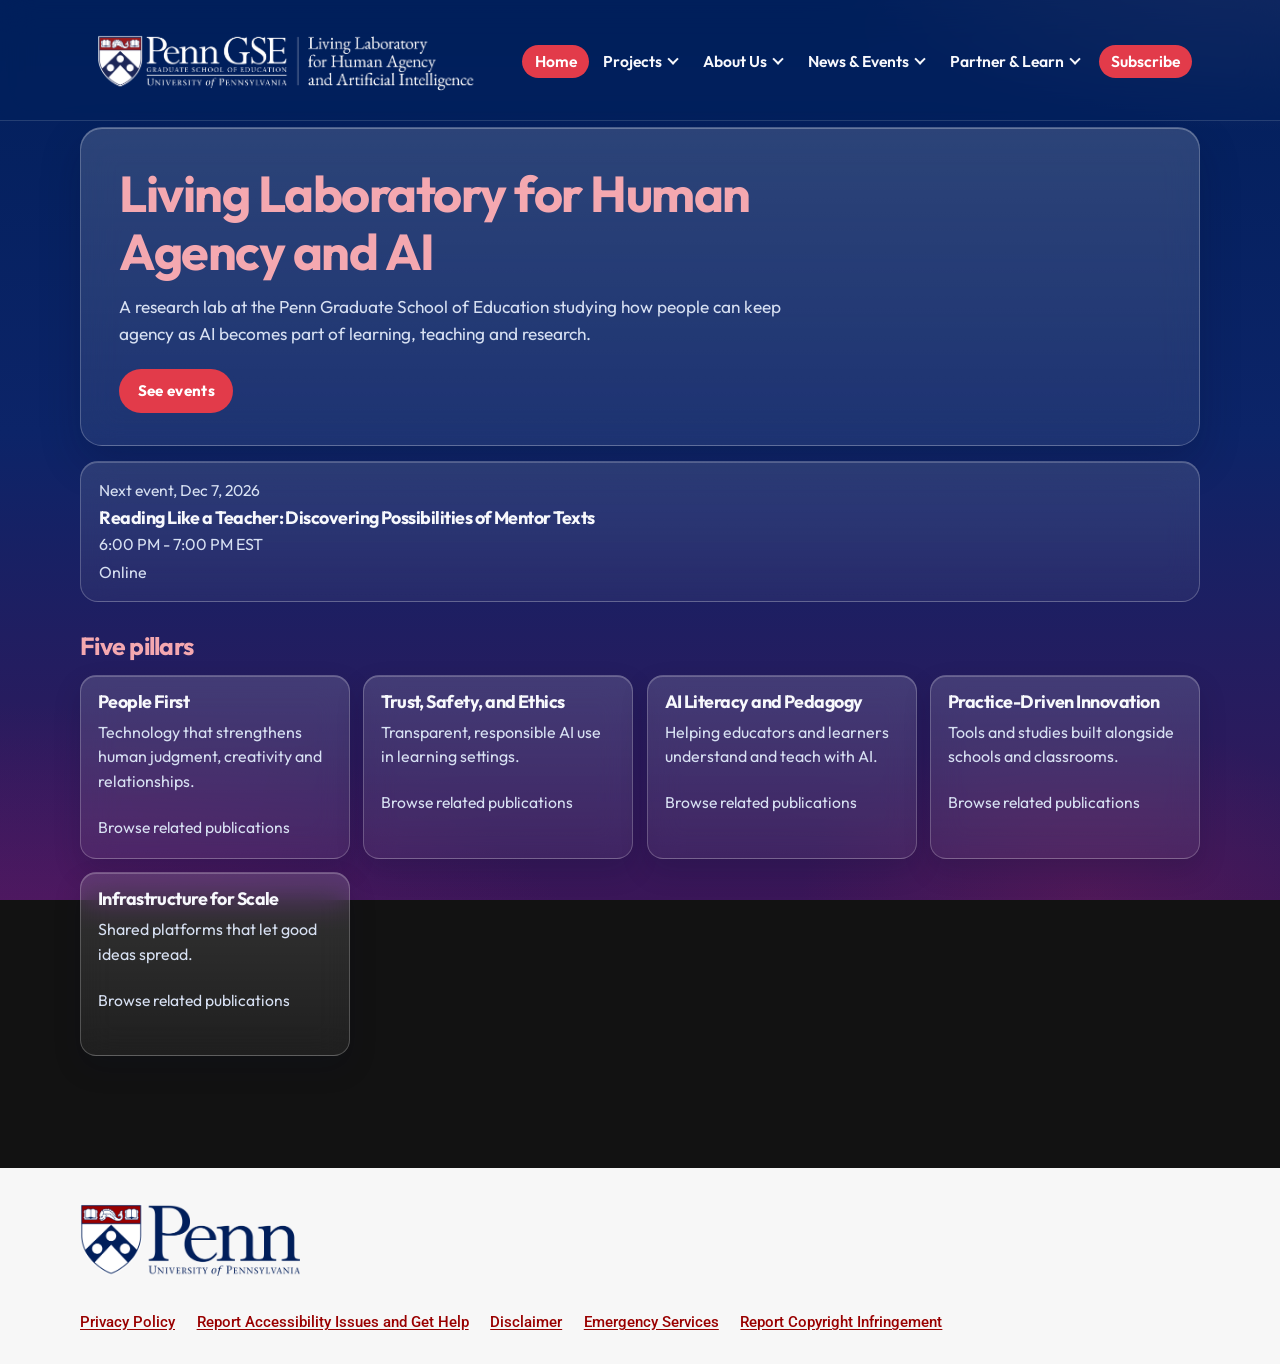
<file: index.html>
<!DOCTYPE html>
<html lang="en">
<head>
  <meta charset="UTF-8">
  <meta name="viewport" content="width=device-width, initial-scale=1.0">
  <title>Living Lab</title>
  <link rel="preconnect" href="https://fonts.googleapis.com">
  <link rel="preconnect" href="https://fonts.gstatic.com" crossorigin>
  <link href="https://fonts.googleapis.com/css2?family=Outfit:wght@400;500;600;700&display=swap" rel="stylesheet">
  <link href="https://fonts.googleapis.com/css?family=Roboto:400,500,700&display=swap" rel="stylesheet">
  <script src="/assets/theme.js"></script>
  <link rel="stylesheet" href="/assets/site.css">
</head>
<body>
  <header class="site-header">
    <div class="site-header-inner">
      <a class="brand" href="/">
        <img class="brand-logo" src="/media/general/Logo_GSE_LivingLab_White_RGB.png" alt="Penn GSE Living Laboratory for Human Agency and Artificial Intelligence">
      </a>
      <nav class="site-nav" aria-label="Site">
        <a href="/" aria-current="page">Home</a>
        <details class="nav-menu">
          <summary>Projects</summary>
          <div class="nav-menu-panel">
            <a href="/papi/">Penn AI Pedagogy Initiative (PAPI)</a>
            <a href="/other-projects/">Other Projects</a>
            <span class="nav-later">Academics<span class="visually-hidden">, coming later</span></span>
          </div>
        </details>
        <details class="nav-menu">
          <summary>About Us</summary>
          <div class="nav-menu-panel">
            <span class="nav-later">Our Mission<span class="visually-hidden">, coming later</span></span>
            <a href="/team/">People</a>
            <span class="nav-later">Work With Us<span class="visually-hidden">, coming later</span></span>
          </div>
        </details>
        <details class="nav-menu">
          <summary>News &amp; Events</summary>
          <div class="nav-menu-panel">
            <a href="/news/">News</a>
            <a href="/events/">Events</a>
            <span class="nav-later">Publications<span class="visually-hidden">, coming later</span></span>
            <span class="nav-later">Podcast<span class="visually-hidden">, coming later</span></span>
            <span class="nav-later">AI Thinkery<span class="visually-hidden">, coming later</span></span>
          </div>
        </details>
        <details class="nav-menu">
          <summary>Partner &amp; Learn</summary>
          <div class="nav-menu-panel">
            <span class="nav-later">Capstone Sponsorship<span class="visually-hidden">, coming later</span></span>
            <a href="/teacher-inventor-fellowship/">Teacher-Inventor Fellowship</a>
          </div>
        </details>
        <a class="header-subscribe" href="https://preview.mailerlite.io/forms/2679311/200234955432789795/share" target="_blank" rel="noopener noreferrer">Subscribe</a>
      </nav>
    </div>
    </header>

  <main class="page">
    <section class="hero" aria-labelledby="hero-title">
      <h1 id="hero-title">Living Laboratory for Human Agency and AI</h1>
      <p>A research lab at the Penn Graduate School of Education studying how people can keep agency as AI becomes part of learning, teaching and research.</p>
      <a class="button" href="/events/">See events</a>
    </section>

    <a class="event-card" id="next-event" href="/events/" hidden></a>
    <p class="empty" id="events-empty" hidden>No upcoming events.</p>

    <h2 class="section-title">Five pillars</h2>
    <div class="pillars">
      <article class="pillar">
        <h3>People First</h3>
        <p>Technology that strengthens human judgment, creativity and relationships.</p>
        <p class="later-link">Browse related publications<span class="visually-hidden">, coming later</span></p>
      </article>
      <article class="pillar">
        <h3>Trust, Safety, and Ethics</h3>
        <p>Transparent, responsible AI use in learning settings.</p>
        <p class="later-link">Browse related publications<span class="visually-hidden">, coming later</span></p>
      </article>
      <article class="pillar">
        <h3>AI Literacy and Pedagogy</h3>
        <p>Helping educators and learners understand and teach with AI.</p>
        <p class="later-link">Browse related publications<span class="visually-hidden">, coming later</span></p>
      </article>
      <article class="pillar">
        <h3>Practice-Driven Innovation</h3>
        <p>Tools and studies built alongside schools and classrooms.</p>
        <p class="later-link">Browse related publications<span class="visually-hidden">, coming later</span></p>
      </article>
      <article class="pillar">
        <h3>Infrastructure for Scale</h3>
        <p>Shared platforms that let good ideas spread.</p>
        <p class="later-link">Browse related publications<span class="visually-hidden">, coming later</span></p>
      </article>
      </div>
    </main>

  <script>
    const nextEvent = document.querySelector("#next-event");
    const empty = document.querySelector("#events-empty");

    function isPublished(entry) {
      return String(entry && entry.status || "").trim().toLowerCase() !== "hidden";
    }

    function dateKey(value) {
      const text = String(value || "").slice(0, 10);
      return /^\d{4}-\d{2}-\d{2}$/.test(text) ? text : "";
    }

    function formatDate(key) {
      const months = ["Jan", "Feb", "Mar", "Apr", "May", "Jun", "Jul", "Aug", "Sep", "Oct", "Nov", "Dec"];
      const [year, month, day] = key.split("-").map(Number);
      return `${months[month - 1]} ${day}, ${year}`;
    }

    function todayKey() {
      const now = new Date();
      const month = String(now.getMonth() + 1).padStart(2, "0");
      const day = String(now.getDate()).padStart(2, "0");
      return `${now.getFullYear()}-${month}-${day}`;
    }

    function showNext(events) {
      const today = todayKey();
      const upcoming = events
        .filter(isPublished)
        .map((event) => ({ ...event, key: dateKey(event.date) }))
        .filter((event) => event.title && event.key >= today)
        .sort((a, b) => a.key.localeCompare(b.key));
      const event = upcoming[0];
      if (!event) {
        empty.hidden = false;
        return;
      }

      const kicker = document.createElement("p");
      kicker.className = "kicker";
      kicker.textContent = `Next event, ${formatDate(event.key)}`;
      if (event.sample) {
        const sample = document.createElement("span");
        sample.className = "sample";
        sample.textContent = "Sample";
        kicker.append(sample);
      }

      const title = document.createElement("h2");
      title.textContent = event.title;

      nextEvent.append(kicker, title);
      if (event.time) {
        const when = document.createElement("p");
        when.className = "where";
        when.textContent = event.time;
        nextEvent.append(when);
      }
      if (event.location) {
        const where = document.createElement("p");
        where.className = "where";
        where.textContent = event.location;
        nextEvent.append(where);
      }
      nextEvent.hidden = false;
    }

    fetch("/events.json", { cache: "no-store" })
      .then((response) => (response.ok ? response.json() : []))
      .then((data) => showNext(Array.isArray(data) ? data : []))
      .catch(() => {
        empty.hidden = false;
    });
  </script>
  <footer class="site-footer">
    <div class="site-footer-inner">
      <a class="site-footer-logo" href="https://www.upenn.edu">
        <img src="/media/general/UniversityofPennsylvania_FullLogo_RGB.png" alt="University of Pennsylvania">
      </a>
      <nav aria-label="University">
        <a href="https://www.upenn.edu/about/privacy-policy">Privacy Policy</a>
        <a href="https://accessibility.web-resources.upenn.edu/get-help">Report Accessibility Issues and Get Help</a>
        <a href="https://www.upenn.edu/about/disclaimer">Disclaimer</a>
        <a href="https://www.publicsafety.upenn.edu/contact/">Emergency Services</a>
        <a href="https://www.upenn.edu/about/report-copyright-infringement">Report Copyright Infringement</a>
      </nav>
    </div>
  </footer>
</body>
</html>
</file>
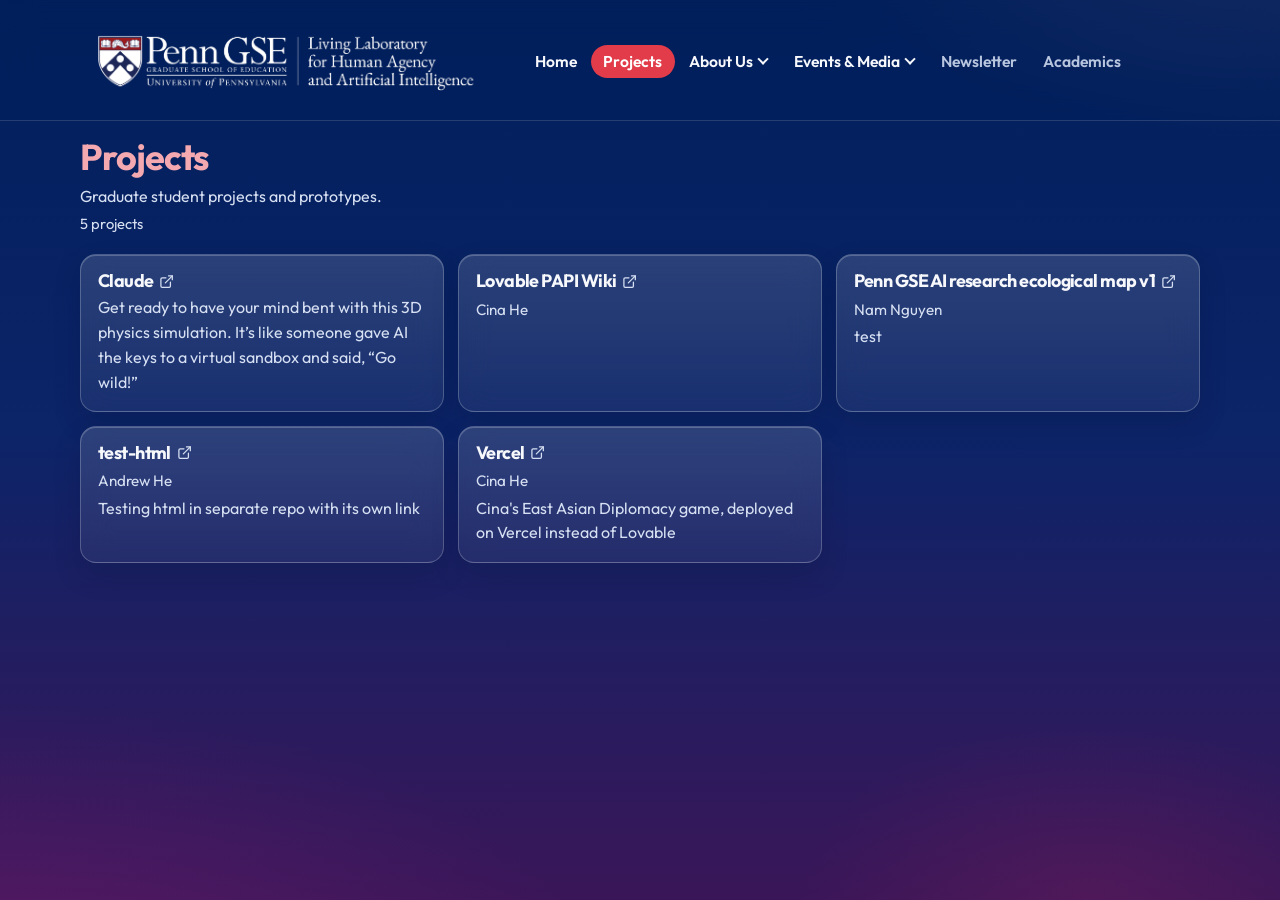
<file: projects/index.html>
<!DOCTYPE html>
<html lang="en">
<head>
  <meta charset="UTF-8">
  <meta name="viewport" content="width=device-width, initial-scale=1.0">
  <title>Projects · Living Lab</title>
  <link rel="preconnect" href="https://fonts.googleapis.com">
  <link rel="preconnect" href="https://fonts.gstatic.com" crossorigin>
  <link href="https://fonts.googleapis.com/css2?family=Outfit:wght@400;500;600;700&display=swap" rel="stylesheet">
  <script src="/assets/theme.js"></script>
  <link rel="stylesheet" href="/assets/site.css">
</head>
<body>
  <header class="site-header">
    <div class="site-header-inner">
      <a class="brand" href="/">
        <img class="brand-logo" src="/media/general/Logo_GSE_LivingLab_White_RGB.png" alt="Penn GSE Living Laboratory for Human Agency and Artificial Intelligence">
      </a>
      <nav class="site-nav" aria-label="Site">
        <a href="/">Home</a>
        <a href="/projects/" aria-current="page">Projects</a>
        <details class="nav-menu">
          <summary>About Us</summary>
          <div class="nav-menu-panel">
            <span class="nav-later">Our Mission<span class="visually-hidden">, coming later</span></span>
            <a href="/team/">People</a>
            <span class="nav-later">Work With Us<span class="visually-hidden">, coming later</span></span>
          </div>
        </details>
        <details class="nav-menu">
          <summary>Events &amp; Media</summary>
          <div class="nav-menu-panel">
            <a href="/events/">Events</a>
            <a href="/news/">News</a>
            <span class="nav-later">Publications<span class="visually-hidden">, coming later</span></span>
            <span class="nav-later">Podcast<span class="visually-hidden">, coming later</span></span>
            <span class="nav-later">AI Tinkery<span class="visually-hidden">, coming later</span></span>
          </div>
        </details>
        <span class="nav-later">Newsletter<span class="visually-hidden">, coming later</span></span>
        <span class="nav-later">Academics<span class="visually-hidden">, coming later</span></span>
      </nav>
    </div>
  </header>

  <main class="page">
    <h1 class="page-title">Projects</h1>
    <p class="page-lead">Graduate student projects and prototypes.</p>
    <p class="count" id="project-count" aria-live="polite"></p>
    <div class="cards" id="projects"></div>
    <p class="empty" id="projects-empty" hidden>No projects yet. Add one in Pages CMS with a deployed app address or an HTML file.</p>
  </main>

  <script>
    const list = document.querySelector("#projects");
    const count = document.querySelector("#project-count");
    const empty = document.querySelector("#projects-empty");

    function assetUrl(value) {
      if (!value) return "";
      const splitAt = value.search(/[?#]/);
      const filePath = splitAt === -1 ? value : value.slice(0, splitAt);
      const suffix = splitAt === -1 ? "" : value.slice(splitAt);
      return filePath.split("/").map((part, index) => (index === 0 ? part : encodeURIComponent(part))).join("/") + suffix;
    }

    function externalIcon() {
      const icon = document.createElementNS("http://www.w3.org/2000/svg", "svg");
      icon.setAttribute("class", "new-tab");
      icon.setAttribute("viewBox", "0 0 24 24");
      icon.setAttribute("aria-hidden", "true");
      icon.innerHTML = '<path fill="none" stroke="currentColor" stroke-width="2" stroke-linecap="round" stroke-linejoin="round" d="M18 13v6a2 2 0 0 1-2 2H5a2 2 0 0 1-2-2V8a2 2 0 0 1 2-2h6"/><path fill="none" stroke="currentColor" stroke-width="2" stroke-linecap="round" stroke-linejoin="round" d="M15 3h6v6"/><path fill="none" stroke="currentColor" stroke-width="2" stroke-linecap="round" stroke-linejoin="round" d="M10 14 21 3"/>';
      return icon;
    }

    function nameList(value) {
      if (!value) return [];
      const items = Array.isArray(value) ? value : [value];
      return items.map((item) => String(item || "").trim()).filter(Boolean);
    }

    function isPublished(entry) {
      return String(entry && entry.status || "").trim().toLowerCase() !== "hidden";
    }

    function canOpen(href) {
      if (/^https?:\/\//i.test(href)) return true;
      const pathOnly = href.split(/[?#]/)[0];
      return pathOnly.startsWith("/projects/html/") && !pathOnly.includes("..") && /\.html?$/i.test(pathOnly);
    }

    function render(projects) {
      list.replaceChildren();
      const visible = projects.filter((project) => project && project.title && isPublished(project) && canOpen(project.live_link || ""));
      count.textContent = visible.length === 1 ? "1 project" : `${visible.length} projects`;
      empty.hidden = visible.length > 0;

      for (const project of visible) {
        const card = document.createElement("a");
        card.className = "card";
        card.href = assetUrl(project.live_link);
        card.target = "_blank";
        card.rel = "noopener noreferrer";

        if (project.thumbnail) {
          const preview = document.createElement("div");
          preview.className = "thumb";
          const image = document.createElement("img");
          image.src = assetUrl(project.thumbnail);
          image.alt = "";
          preview.append(image);
          card.append(preview);
        }

        const title = document.createElement("h2");
        title.textContent = project.title;
        title.append(externalIcon());
        const hint = document.createElement("span");
        hint.className = "visually-hidden";
        hint.textContent = "Opens in a new tab";
        title.append(hint);
        card.append(title);

        const authors = nameList(project.authors);
        const guests = nameList(project.guest_authors);
        if (authors.length) {
          const byline = document.createElement("p");
          byline.className = "byline";
          byline.textContent = authors.join(", ");
          card.append(byline);
        }
        if (guests.length) {
          const byline = document.createElement("p");
          byline.className = "byline";
          byline.textContent = `Guest authors: ${guests.join(", ")}`;
          card.append(byline);
        }

        if (project.description) {
          const summary = document.createElement("p");
          summary.className = "card-text";
          summary.textContent = project.description;
          card.append(summary);
        }

        list.append(card);
      }
    }

    fetch("/projects.json", { cache: "no-store" })
      .then((response) => (response.ok ? response.json() : []))
      .then((data) => render(Array.isArray(data) ? data : []))
      .catch(() => render([]));
  </script>
</body>
</html>
</file>
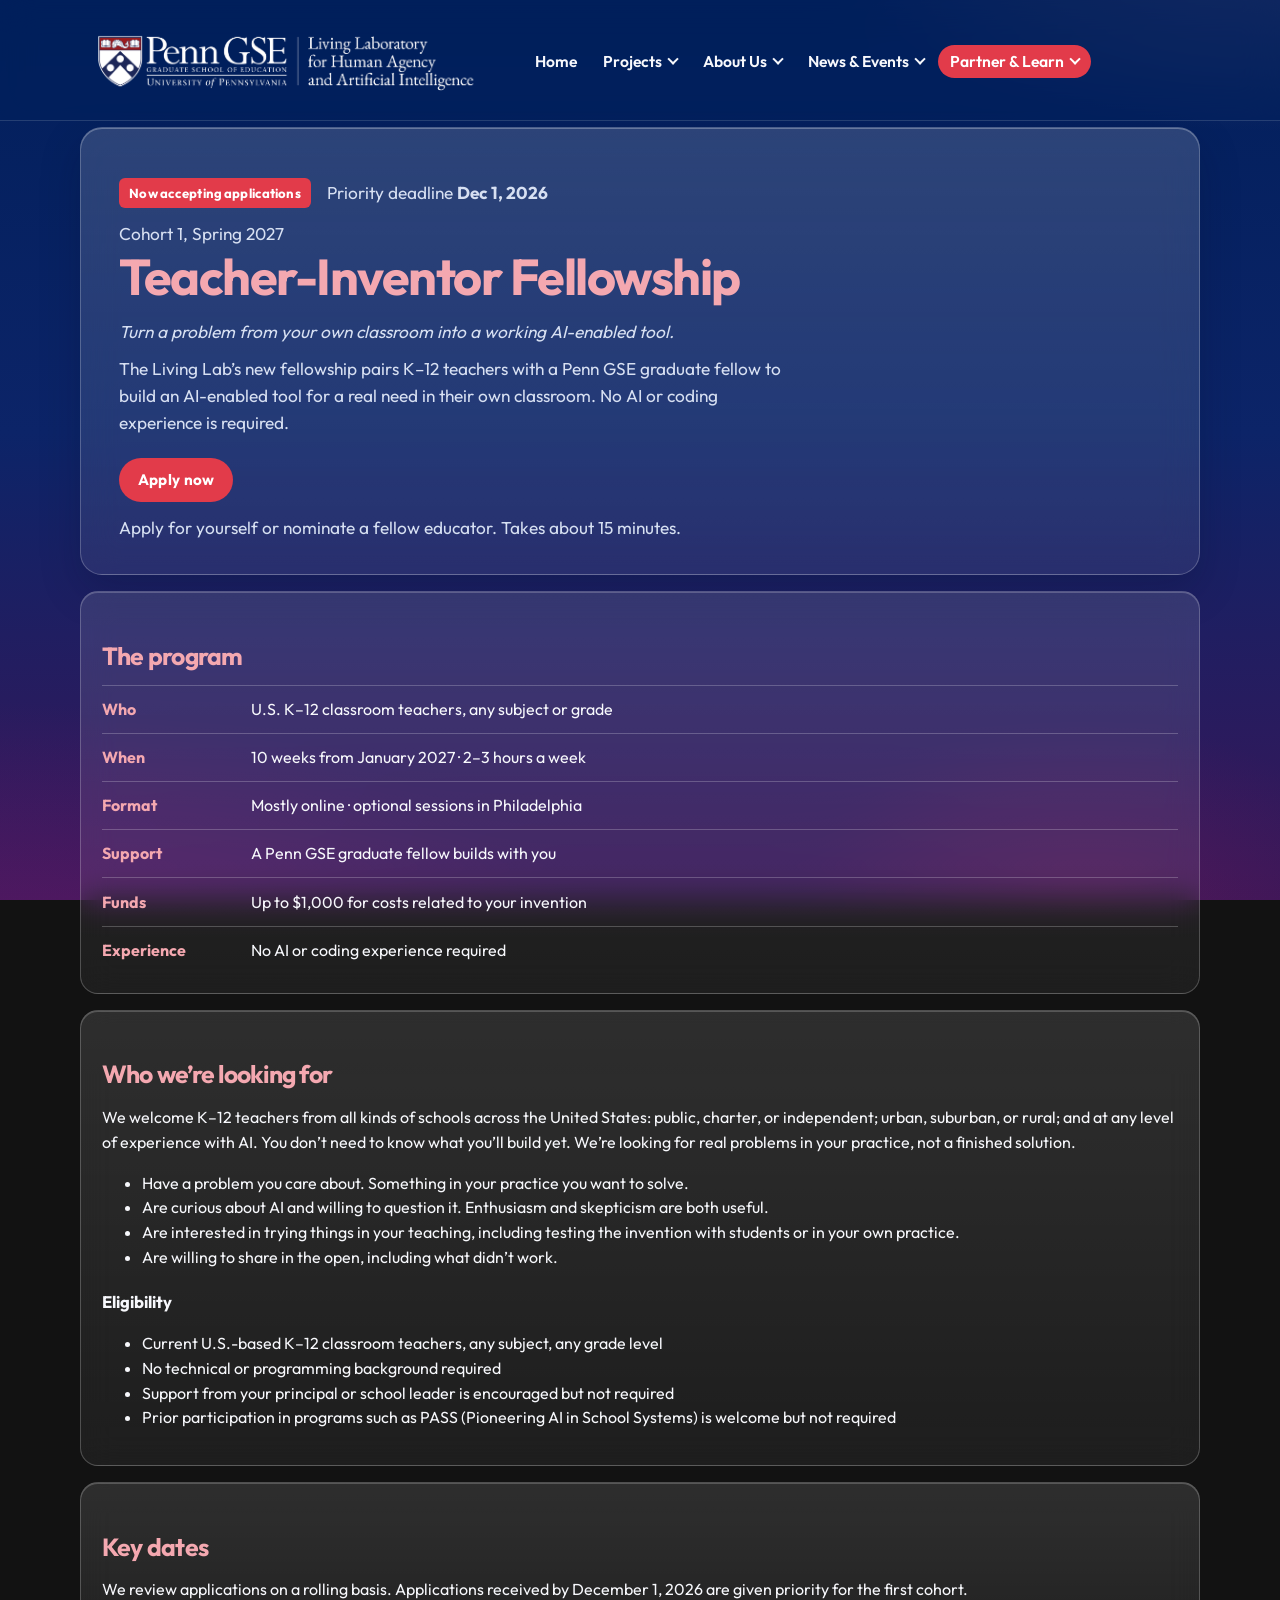
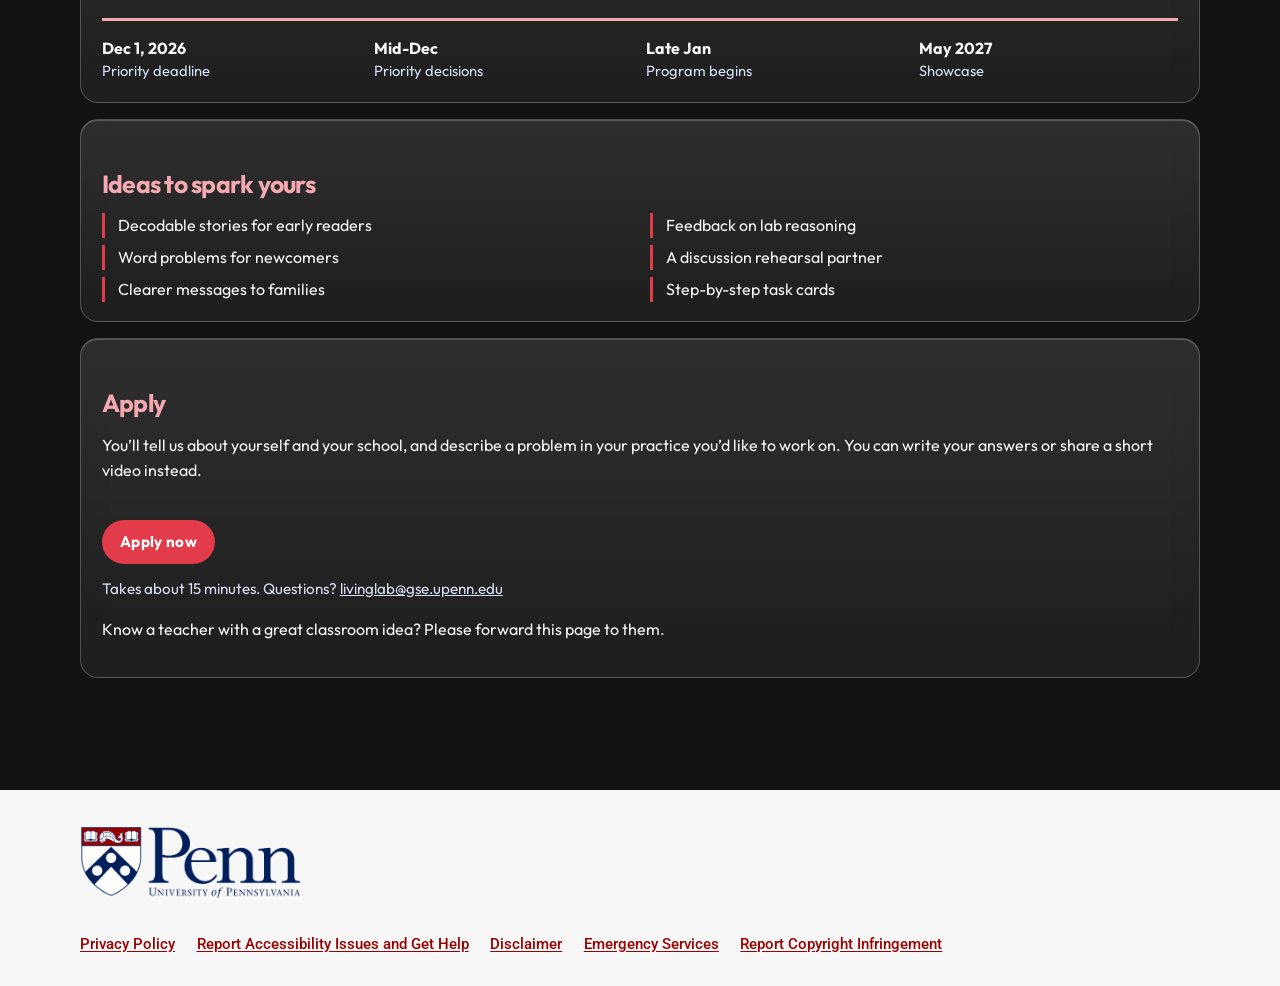
<file: teacher-inventor-fellowship/index.html>
<!DOCTYPE html>
<html lang="en">
<head>
  <meta charset="UTF-8">
  <meta name="viewport" content="width=device-width, initial-scale=1.0">
  <title>Teacher-Inventor Fellowship · Living Lab</title>
  <link rel="preconnect" href="https://fonts.googleapis.com">
  <link rel="preconnect" href="https://fonts.gstatic.com" crossorigin>
  <link href="https://fonts.googleapis.com/css2?family=Outfit:wght@400;500;600;700&display=swap" rel="stylesheet">
  <link href="https://fonts.googleapis.com/css?family=Roboto:400,500,700&display=swap" rel="stylesheet">
  <script src="/assets/theme.js"></script>
  <link rel="stylesheet" href="/assets/site.css">
</head>
<body>
  <header class="site-header">
    <div class="site-header-inner">
      <a class="brand" href="/">
        <img class="brand-logo" src="/media/general/Logo_GSE_LivingLab_White_RGB.png" alt="Penn GSE Living Laboratory for Human Agency and Artificial Intelligence">
      </a>
      <nav class="site-nav" aria-label="Site">
        <a href="/">Home</a>
        <details class="nav-menu">
          <summary>Projects</summary>
          <div class="nav-menu-panel">
            <a href="/papi/">Penn AI Pedagogy Initiative (PAPI)</a>
            <a href="/other-projects/">Other Projects</a>
            <span class="nav-later">Academics<span class="visually-hidden">, coming later</span></span>
          </div>
        </details>
        <details class="nav-menu">
          <summary>About Us</summary>
          <div class="nav-menu-panel">
            <span class="nav-later">Our Mission<span class="visually-hidden">, coming later</span></span>
            <a href="/team/">People</a>
            <span class="nav-later">Work With Us<span class="visually-hidden">, coming later</span></span>
          </div>
        </details>
        <details class="nav-menu">
          <summary>News &amp; Events</summary>
          <div class="nav-menu-panel">
            <a href="/news/">News</a>
            <a href="/events/">Events</a>
            <span class="nav-later">Publications<span class="visually-hidden">, coming later</span></span>
            <span class="nav-later">Podcast<span class="visually-hidden">, coming later</span></span>
            <span class="nav-later">AI Thinkery<span class="visually-hidden">, coming later</span></span>
          </div>
        </details>
        <details class="nav-menu is-current">
          <summary>Partner &amp; Learn</summary>
          <div class="nav-menu-panel">
            <span class="nav-later">Capstone Sponsorship<span class="visually-hidden">, coming later</span></span>
            <a href="/teacher-inventor-fellowship/" aria-current="page">Teacher-Inventor Fellowship</a>
          </div>
        </details>
      </nav>
    </div>
  </header>

  <main class="page fellowship">
    <section class="hero fellowship-hero">
      <p class="fellowship-status">
        <span class="fellowship-badge">Now accepting applications</span>
        <span>Priority deadline <strong>Dec 1, 2026</strong></span>
      </p>
      <p class="kicker">Cohort 1, Spring 2027</p>
      <h1>Teacher-Inventor Fellowship</h1>
      <p class="fellowship-tagline">Turn a problem from your own classroom into a working AI-enabled tool.</p>
      <p>The Living Lab’s new fellowship pairs K–12 teachers with a Penn GSE graduate fellow to build an AI-enabled tool for a real need in their own classroom. No AI or coding experience is required.</p>
      <a class="button" href="https://upenn.co1.qualtrics.com/jfe/form/SV_bBmfUvgqelXFywm" target="_blank" rel="noopener noreferrer">Apply now</a>
      <p class="fellowship-note">Apply for yourself or nominate a fellow educator. Takes about 15 minutes.</p>
    </section>

    <section class="fellowship-card" aria-labelledby="program-heading">
      <h2 id="program-heading" class="section-title">The program</h2>
      <dl class="fellowship-facts">
        <div>
          <dt>Who</dt>
          <dd>U.S. K–12 classroom teachers, any subject or grade</dd>
        </div>
        <div>
          <dt>When</dt>
          <dd>10 weeks from January 2027 · 2–3 hours a week</dd>
        </div>
        <div>
          <dt>Format</dt>
          <dd>Mostly online · optional sessions in Philadelphia</dd>
        </div>
        <div>
          <dt>Support</dt>
          <dd>A Penn GSE graduate fellow builds with you</dd>
        </div>
        <div>
          <dt>Funds</dt>
          <dd>Up to $1,000 for costs related to your invention</dd>
        </div>
        <div>
          <dt>Experience</dt>
          <dd>No AI or coding experience required</dd>
        </div>
      </dl>
    </section>

    <section class="fellowship-card" aria-labelledby="looking-heading">
      <h2 id="looking-heading" class="section-title">Who we’re looking for</h2>
      <p>We welcome K–12 teachers from all kinds of schools across the United States: public, charter, or independent; urban, suburban, or rural; and at any level of experience with AI. You don’t need to know what you’ll build yet. We’re looking for real problems in your practice, not a finished solution.</p>
      <ul>
        <li>Have a problem you care about. Something in your practice you want to solve.</li>
        <li>Are curious about AI and willing to question it. Enthusiasm and skepticism are both useful.</li>
        <li>Are interested in trying things in your teaching, including testing the invention with students or in your own practice.</li>
        <li>Are willing to share in the open, including what didn’t work.</li>
      </ul>
      <h3>Eligibility</h3>
      <ul>
        <li>Current U.S.-based K–12 classroom teachers, any subject, any grade level</li>
        <li>No technical or programming background required</li>
        <li>Support from your principal or school leader is encouraged but not required</li>
        <li>Prior participation in programs such as PASS (Pioneering AI in School Systems) is welcome but not required</li>
      </ul>
    </section>

    <section class="fellowship-card" aria-labelledby="dates-heading">
      <h2 id="dates-heading" class="section-title">Key dates</h2>
      <p>We review applications on a rolling basis. Applications received by December 1, 2026 are given priority for the first cohort.</p>
      <ol class="fellowship-dates">
        <li>
          <strong>Dec 1, 2026</strong>
          <span>Priority deadline</span>
        </li>
        <li>
          <strong>Mid-Dec</strong>
          <span>Priority decisions</span>
        </li>
        <li>
          <strong>Late Jan</strong>
          <span>Program begins</span>
        </li>
        <li>
          <strong>May 2027</strong>
          <span>Showcase</span>
        </li>
      </ol>
    </section>

    <section class="fellowship-card" aria-labelledby="ideas-heading">
      <h2 id="ideas-heading" class="section-title">Ideas to spark yours</h2>
      <ul class="fellowship-ideas">
        <li>Decodable stories for early readers</li>
        <li>Feedback on lab reasoning</li>
        <li>Word problems for newcomers</li>
        <li>A discussion rehearsal partner</li>
        <li>Clearer messages to families</li>
        <li>Step-by-step task cards</li>
      </ul>
    </section>

    <section class="fellowship-apply">
      <h2 class="section-title">Apply</h2>
      <p>You’ll tell us about yourself and your school, and describe a problem in your practice you’d like to work on. You can write your answers or share a short video instead.</p>
      <a class="button" href="https://upenn.co1.qualtrics.com/jfe/form/SV_bBmfUvgqelXFywm" target="_blank" rel="noopener noreferrer">Apply now</a>
      <p class="fellowship-note">Takes about 15 minutes. Questions? <a href="mailto:livinglab@gse.upenn.edu">livinglab@gse.upenn.edu</a></p>
      <p>Know a teacher with a great classroom idea? Please forward this page to them.</p>
    </section>
  </main>
  <footer class="site-footer">
    <div class="site-footer-inner">
      <a class="site-footer-logo" href="https://www.upenn.edu">
        <img src="/media/general/UniversityofPennsylvania_FullLogo_RGB.png" alt="University of Pennsylvania">
      </a>
      <nav aria-label="University">
        <a href="https://www.upenn.edu/about/privacy-policy">Privacy Policy</a>
        <a href="https://accessibility.web-resources.upenn.edu/get-help">Report Accessibility Issues and Get Help</a>
        <a href="https://www.upenn.edu/about/disclaimer">Disclaimer</a>
        <a href="https://www.publicsafety.upenn.edu/contact/">Emergency Services</a>
        <a href="https://www.upenn.edu/about/report-copyright-infringement">Report Copyright Infringement</a>
      </nav>
    </div>
  </footer>
</body>
</html>
</file>
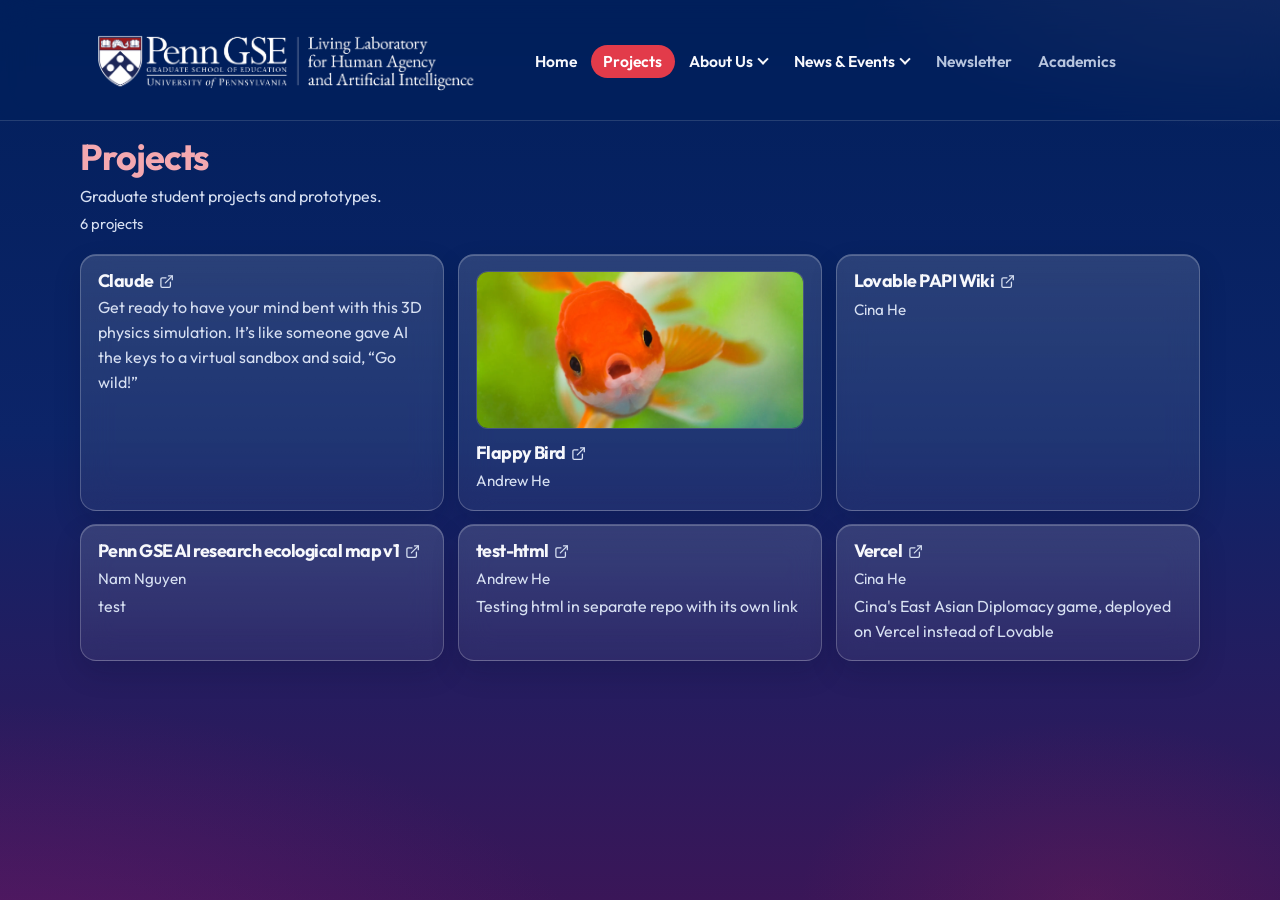
<file: vibe-coded-projects/index.html>
<!DOCTYPE html>
<html lang="en">
<head>
  <meta charset="UTF-8">
  <meta name="viewport" content="width=device-width, initial-scale=1.0">
  <title>Projects · Living Lab</title>
  <link rel="preconnect" href="https://fonts.googleapis.com">
  <link rel="preconnect" href="https://fonts.gstatic.com" crossorigin>
  <link href="https://fonts.googleapis.com/css2?family=Outfit:wght@400;500;600;700&display=swap" rel="stylesheet">
  <script src="/assets/theme.js"></script>
  <link rel="stylesheet" href="/assets/site.css">
</head>
<body>
  <header class="site-header">
    <div class="site-header-inner">
      <a class="brand" href="/">
        <img class="brand-logo" src="/media/general/Logo_GSE_LivingLab_White_RGB.png" alt="Penn GSE Living Laboratory for Human Agency and Artificial Intelligence">
      </a>
      <nav class="site-nav" aria-label="Site">
        <a href="/">Home</a>
        <a href="/vibe-coded-projects/" aria-current="page">Projects</a>
        <details class="nav-menu">
          <summary>About Us</summary>
          <div class="nav-menu-panel">
            <span class="nav-later">Our Mission<span class="visually-hidden">, coming later</span></span>
            <a href="/team/">People</a>
            <span class="nav-later">Work With Us<span class="visually-hidden">, coming later</span></span>
          </div>
        </details>
        <details class="nav-menu">
          <summary>News &amp; Events</summary>
          <div class="nav-menu-panel">
            <a href="/news/">News</a>
            <a href="/events/">Events</a>
            <span class="nav-later">Publications<span class="visually-hidden">, coming later</span></span>
            <span class="nav-later">Podcast<span class="visually-hidden">, coming later</span></span>
            <span class="nav-later">AI Tinkery<span class="visually-hidden">, coming later</span></span>
          </div>
        </details>
        <span class="nav-later">Newsletter<span class="visually-hidden">, coming later</span></span>
        <span class="nav-later">Academics<span class="visually-hidden">, coming later</span></span>
      </nav>
    </div>
  </header>

  <main class="page">
    <h1 class="page-title">Projects</h1>
    <p class="page-lead">Graduate student projects and prototypes.</p>
    <p class="count" id="project-count" aria-live="polite"></p>
    <div class="cards" id="projects"></div>
    <p class="empty" id="projects-empty" hidden>No projects yet. Add one in Pages CMS with a deployed app address or an HTML file.</p>
  </main>

  <script>
    const list = document.querySelector("#projects");
    const count = document.querySelector("#project-count");
    const empty = document.querySelector("#projects-empty");

    function assetUrl(value) {
      if (!value) return "";
      const splitAt = value.search(/[?#]/);
      const filePath = splitAt === -1 ? value : value.slice(0, splitAt);
      const suffix = splitAt === -1 ? "" : value.slice(splitAt);
      return filePath.split("/").map((part, index) => (index === 0 ? part : encodeURIComponent(part))).join("/") + suffix;
    }

    function externalIcon() {
      const icon = document.createElementNS("http://www.w3.org/2000/svg", "svg");
      icon.setAttribute("class", "new-tab");
      icon.setAttribute("viewBox", "0 0 24 24");
      icon.setAttribute("aria-hidden", "true");
      icon.innerHTML = '<path fill="none" stroke="currentColor" stroke-width="2" stroke-linecap="round" stroke-linejoin="round" d="M18 13v6a2 2 0 0 1-2 2H5a2 2 0 0 1-2-2V8a2 2 0 0 1 2-2h6"/><path fill="none" stroke="currentColor" stroke-width="2" stroke-linecap="round" stroke-linejoin="round" d="M15 3h6v6"/><path fill="none" stroke="currentColor" stroke-width="2" stroke-linecap="round" stroke-linejoin="round" d="M10 14 21 3"/>';
      return icon;
    }

    function peopleList(value) {
      if (!value) return [];
      const items = Array.isArray(value) ? value : [value];
      return items.flatMap((item) => {
        if (typeof item === "string") {
          const name = item.trim();
          return name ? [{ name }] : [];
        }
        if (item && typeof item === "object") {
          const name = String(item.name || item.label || item.value || "").trim();
          if (!name) return [];
          const photo = typeof item.photo === "string" ? item.photo.trim() : "";
          return [photo ? { name, photo } : { name }];
        }
        return [];
      });
    }

    function appendPeople(card, people, label) {
      if (!people.length) return;
      const byline = document.createElement("p");
      byline.className = "byline";
      if (label) byline.append(document.createTextNode(`${label} `));
      people.forEach((person, index) => {
        if (index) byline.append(document.createTextNode(", "));
        if (person.photo) {
          const image = document.createElement("img");
          image.className = "byline-photo";
          image.src = assetUrl(person.photo);
          image.alt = "";
          byline.append(image);
        }
        byline.append(document.createTextNode(person.name));
      });
      card.append(byline);
    }

    function isPublished(entry) {
      return String(entry && entry.status || "").trim().toLowerCase() !== "hidden";
    }

    function canOpen(href) {
      if (/^https?:\/\//i.test(href)) return true;
      const pathOnly = href.split(/[?#]/)[0];
      return /^\/(projects\/html|media\/projects-html|media\/projects_html)\//.test(pathOnly) && !pathOnly.includes("..") && /\.html?$/i.test(pathOnly);
    }

    function render(projects) {
      list.replaceChildren();
      const visible = projects.filter((project) => project && project.title && isPublished(project) && canOpen(project.live_link || ""));
      count.textContent = visible.length === 1 ? "1 project" : `${visible.length} projects`;
      empty.hidden = visible.length > 0;

      for (const project of visible) {
        const card = document.createElement("a");
        card.className = "card";
        card.href = assetUrl(project.live_link);
        card.target = "_blank";
        card.rel = "noopener noreferrer";

        if (project.thumbnail) {
          const preview = document.createElement("div");
          preview.className = "thumb";
          const image = document.createElement("img");
          image.src = assetUrl(project.thumbnail);
          image.alt = "";
          preview.append(image);
          card.append(preview);
        }

        const title = document.createElement("h2");
        title.textContent = project.title;
        title.append(externalIcon());
        const hint = document.createElement("span");
        hint.className = "visually-hidden";
        hint.textContent = "Opens in a new tab";
        title.append(hint);
        card.append(title);

        appendPeople(card, peopleList(project.authors));
        appendPeople(card, peopleList(project.guest_authors), "Guest authors:");

        if (project.description) {
          const summary = document.createElement("p");
          summary.className = "card-text";
          summary.textContent = project.description;
          card.append(summary);
        }

        list.append(card);
      }
    }

    fetch("/projects.json", { cache: "no-store" })
      .then((response) => (response.ok ? response.json() : []))
      .then((data) => render(Array.isArray(data) ? data : []))
      .catch(() => render([]));
  </script>
</body>
</html>
</file>
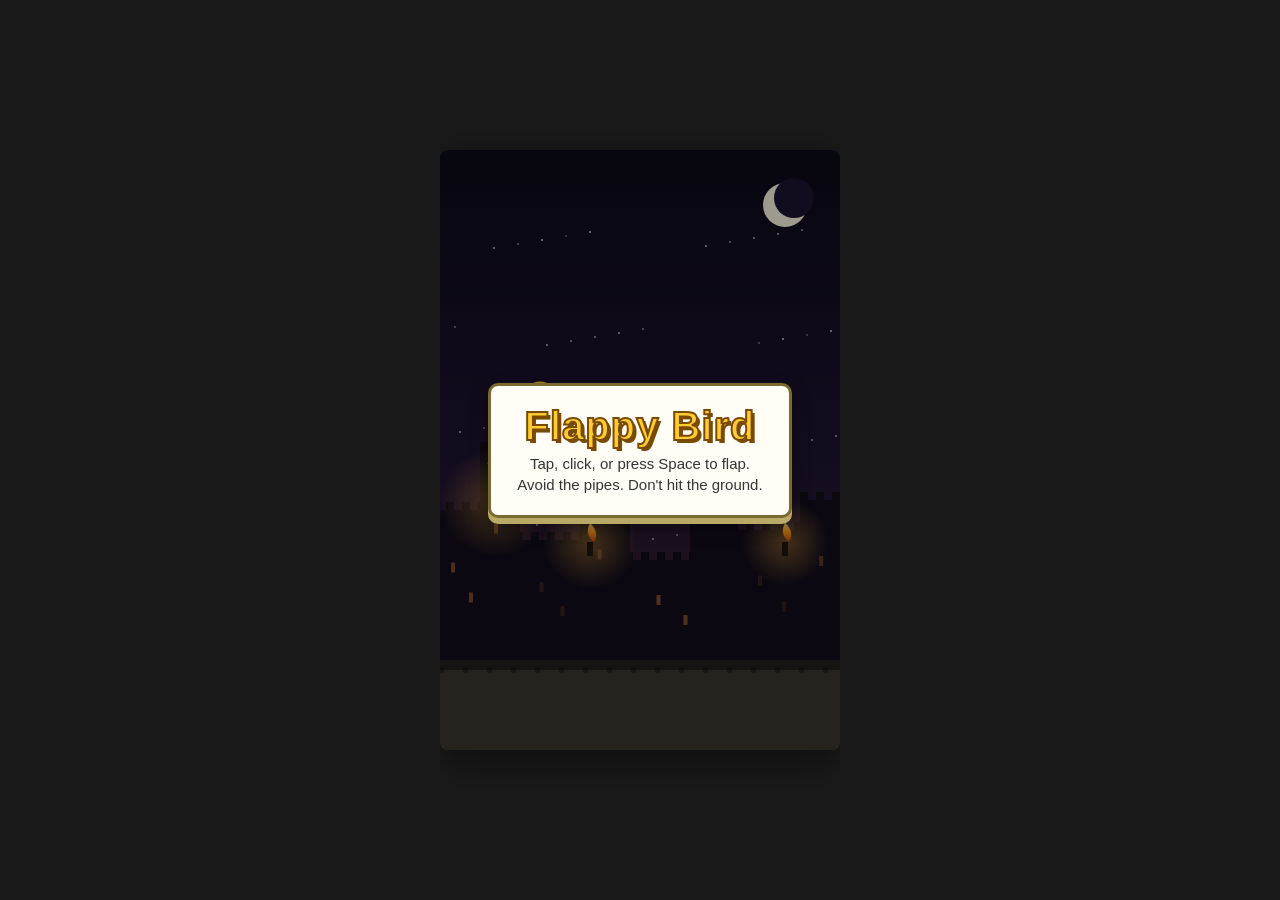
<file: media/projects-html/flappybird.html>
<!DOCTYPE html>
<html lang="en">
<head>
<meta charset="UTF-8">
<title>Flappy Bird</title>
<style>
  :root {
    --sky-top: #0b0a17;
    --sky-bottom: #2c1b2e;
    --pipe: #5a5a63;
    --pipe-dark: #34343b;
    --ground: #3a3630;
    --ground-dark: #221f1b;
    --bird: #ffcc33;
    --bird-dark: #e6a817;
    --ink: #2b2b2b;
    --card: #fffdf5;
  }
  * { box-sizing: border-box; }
  html, body {
    margin: 0; padding: 0; height: 100%;
    background: #1a1a1a;
    font-family: 'Trebuchet MS', 'Segoe UI', sans-serif;
    color: var(--ink);
    display: flex; align-items: center; justify-content: center;
    overflow: hidden;
    touch-action: manipulation;
  }
  #wrap {
    position: relative;
    width: 400px;
    height: 600px;
    max-width: 100vw;
    max-height: 100vh;
    box-shadow: 0 10px 40px rgba(0,0,0,0.5);
    border-radius: 8px;
    overflow: hidden;
  }
  canvas {
    display: block;
    width: 100%;
    height: 100%;
    cursor: pointer;
  }
  #overlay {
    position: absolute;
    inset: 0;
    display: flex;
    flex-direction: column;
    align-items: center;
    justify-content: center;
    background: rgba(0,0,0,0.35);
    text-align: center;
    color: white;
    padding: 20px;
  }
  #overlay.hidden { display: none; }
  #overlay h1 {
    font-size: 40px;
    margin: 0 0 6px 0;
    color: var(--bird);
    -webkit-text-stroke: 2px #7a4a00;
    text-shadow: 3px 3px 0 #7a4a00;
    letter-spacing: 1px;
  }
  #overlay p {
    margin: 4px 0;
    font-size: 15px;
    opacity: 0.95;
  }
  .card {
    background: var(--card);
    color: var(--ink);
    border-radius: 10px;
    padding: 18px 26px;
    box-shadow: 0 6px 0 #b8a967, 0 8px 18px rgba(0,0,0,0.4);
    border: 3px solid #7a6a2f;
  }
  .score-big {
    font-size: 34px;
    font-weight: bold;
    color: var(--pipe-dark);
    margin: 6px 0;
  }
  .best {
    font-size: 14px;
    color: #7a6a2f;
    margin-bottom: 10px;
  }
  .hint {
    margin-top: 14px;
    font-size: 13px;
    opacity: 0.85;
  }
  #retryBtn {
    margin-top: 16px;
    display: inline-block;
    font-family: inherit;
    font-size: 16px;
    font-weight: bold;
    color: white;
    background: #ff9f1c;
    border: none;
    border-radius: 8px;
    padding: 10px 26px;
    cursor: pointer;
    box-shadow: 0 4px 0 #c9700a;
  }
  #retryBtn:active {
    box-shadow: 0 1px 0 #c9700a;
    transform: translateY(3px);
  }
  #hud {
    position: absolute;
    top: 14px;
    left: 0;
    right: 0;
    text-align: center;
    font-size: 42px;
    font-weight: bold;
    color: white;
    -webkit-text-stroke: 2px #333;
    text-shadow: 2px 2px 0 #333;
    pointer-events: none;
    user-select: none;
  }
</style>
</head>
<body>
<div id="wrap">
  <canvas id="game" width="400" height="600"></canvas>
  <div id="hud"></div>
  <div id="overlay">
    <div class="card" id="startCard">
      <h1>Flappy Bird</h1>
      <p>Tap, click, or press Space to flap.</p>
      <p class="hint">Avoid the pipes. Don't hit the ground.</p>
    </div>
  </div>
</div>

<script>
(function() {
  const canvas = document.getElementById('game');
  const ctx = canvas.getContext('2d');
  const W = canvas.width, H = canvas.height;
  const overlay = document.getElementById('overlay');
  const startCard = document.getElementById('startCard');
  const hud = document.getElementById('hud');

  const GROUND_H = 90;
  const GRAVITY = 0.42;
  const FLAP_VELOCITY = -7.6;
  const PIPE_GAP = 150;
  const PIPE_WIDTH = 62;
  const PIPE_SPACING = 220;
  const PIPE_SPEED = 2.6;
  const BIRD_X = 100;
  const BIRD_R = 15;

  let state = 'ready'; // ready | playing | dead
  let bird, pipes, score, best, frame, groundOffset, flashTimer, deathVelocityApplied;

  // ---- sound engine ----
  let actx = null;
  function ensureAudio() {
    if (!actx) {
      actx = new (window.AudioContext || window.webkitAudioContext)();
    }
    if (actx.state === 'suspended') actx.resume();
  }

  function makeDistortionCurve(amount) {
    const n = 44100;
    const curve = new Float32Array(n);
    for (let i = 0; i < n; i++) {
      const x = (i * 2) / n - 1;
      curve[i] = ((3 + amount) * x * 20 * Math.PI / 180) / (Math.PI + amount * Math.abs(x));
    }
    return curve;
  }

  function playScoreSound() {
    if (!actx) return;
    const t0 = actx.currentTime;
    // punchy rising arpeggio, more notes and more sparkle than before
    const notes = [
      { freq: 784.0,  start: 0,     dur: 0.09, type: 'sine',     vol: 0.3 },  // G5
      { freq: 1046.5, start: 0.045, dur: 0.10, type: 'sine',     vol: 0.32 }, // C6
      { freq: 1318.5, start: 0.09,  dur: 0.12, type: 'triangle', vol: 0.3 },  // E6
      { freq: 1568.0, start: 0.135, dur: 0.20, type: 'sine',     vol: 0.34 }, // G6
      { freq: 2093.0, start: 0.16,  dur: 0.26, type: 'triangle', vol: 0.22 }  // C7 sparkle top
    ];
    notes.forEach(n => {
      const osc = actx.createOscillator();
      const gain = actx.createGain();
      osc.type = n.type;
      osc.frequency.setValueAtTime(n.freq, t0 + n.start);
      gain.gain.setValueAtTime(0.0001, t0 + n.start);
      gain.gain.exponentialRampToValueAtTime(n.vol, t0 + n.start + 0.012);
      gain.gain.exponentialRampToValueAtTime(0.0001, t0 + n.start + n.dur);
      osc.connect(gain).connect(actx.destination);
      osc.start(t0 + n.start);
      osc.stop(t0 + n.start + n.dur + 0.02);
    });
    // quick twinkle flourish - three fast high blips
    [2637, 3136, 3729].forEach((freq, i) => {
      const start = 0.19 + i * 0.045;
      const osc = actx.createOscillator();
      const gain = actx.createGain();
      osc.type = 'triangle';
      osc.frequency.setValueAtTime(freq, t0 + start);
      gain.gain.setValueAtTime(0.0001, t0 + start);
      gain.gain.exponentialRampToValueAtTime(0.16, t0 + start + 0.008);
      gain.gain.exponentialRampToValueAtTime(0.0001, t0 + start + 0.09);
      osc.connect(gain).connect(actx.destination);
      osc.start(t0 + start);
      osc.stop(t0 + start + 0.1);
    });
  }

  function playDeathSound() {
    if (!actx) return;
    const t0 = actx.currentTime;
    const shaper = actx.createWaveShaper();
    shaper.curve = makeDistortionCurve(60);
    shaper.oversample = '4x';
    const masterGain = actx.createGain();
    masterGain.gain.value = 0.5;
    shaper.connect(masterGain).connect(actx.destination);

    // dissonant detuned square-wave klaxon cluster (tritone clash) with a wobbling siren
    [0, 7, -600].forEach((detune, i) => { // last one is a deliberate tritone-ish clash via big detune
      const osc = actx.createOscillator();
      const gain = actx.createGain();
      osc.type = 'square';
      osc.frequency.setValueAtTime(320, t0);
      osc.frequency.exponentialRampToValueAtTime(50, t0 + 0.9);
      osc.detune.setValueAtTime(detune, t0);
      // wobble/siren wail layered on top of the pitch drop
      osc.frequency.setValueCurveAtTime(
        Array.from({length: 20}, (_, k) => 320 * Math.pow(50/320, k/19) * (1 + 0.06 * Math.sin(k * 2.2))),
        t0, 0.9
      );
      gain.gain.setValueAtTime(0.0001, t0);
      gain.gain.exponentialRampToValueAtTime(0.28 / (i + 1), t0 + 0.02);
      gain.gain.exponentialRampToValueAtTime(0.0001, t0 + 0.95);
      osc.connect(gain).connect(shaper);
      osc.start(t0);
      osc.stop(t0 + 1.0);
    });

    // harsh grating high buzz, stuttering like a broken alarm
    const buzz = actx.createOscillator();
    const bGain = actx.createGain();
    buzz.type = 'sawtooth';
    buzz.frequency.setValueAtTime(1100, t0);
    buzz.frequency.linearRampToValueAtTime(180, t0 + 0.75);
    // stutter the volume rapidly for an annoying chattering texture
    let g = 0.0001;
    bGain.gain.setValueAtTime(0.0001, t0);
    for (let s = 0; s < 18; s++) {
      const st = t0 + s * 0.045;
      const on = s % 2 === 0;
      bGain.gain.setValueAtTime(on ? 0.2 : 0.02, st);
    }
    bGain.gain.exponentialRampToValueAtTime(0.0001, t0 + 0.85);
    buzz.connect(bGain).connect(shaper);
    buzz.start(t0);
    buzz.stop(t0 + 0.9);

    // low gut-punch thud under everything for extra weight
    const thud = actx.createOscillator();
    const tGain = actx.createGain();
    thud.type = 'sine';
    thud.frequency.setValueAtTime(120, t0);
    thud.frequency.exponentialRampToValueAtTime(35, t0 + 0.3);
    tGain.gain.setValueAtTime(0.5, t0);
    tGain.gain.exponentialRampToValueAtTime(0.0001, t0 + 0.35);
    thud.connect(tGain).connect(actx.destination);
    thud.start(t0);
    thud.stop(t0 + 0.4);
  }

  best = parseInt(localStorage.getItem('flappyBestScore') || '0', 10);


  function resetGame() {
    bird = { x: BIRD_X, y: H / 2 - 50, vy: 0, rot: 0 };
    pipes = [];
    score = 0;
    frame = 0;
    groundOffset = 0;
    flashTimer = 0;
    deathVelocityApplied = false;
    spawnPipe(W + 60);
    spawnPipe(W + 60 + PIPE_SPACING);
    spawnPipe(W + 60 + PIPE_SPACING * 2);
  }

  function spawnPipe(x) {
    const margin = 60;
    const minTop = margin;
    const maxTop = H - GROUND_H - margin - PIPE_GAP;
    const top = minTop + Math.random() * (maxTop - minTop);
    pipes.push({ x: x, top: top, passed: false });
  }

  function flap() {
    if (state === 'ready') {
      state = 'playing';
      overlay.classList.add('hidden');
      bird.vy = FLAP_VELOCITY;
    } else if (state === 'playing') {
      bird.vy = FLAP_VELOCITY;
    } else if (state === 'dead') {
      // ignore taps briefly handled by click handler cooldown
    }
  }

  function restart() {
    resetGame();
    state = 'ready';
    overlay.classList.remove('hidden');
    startCard.innerHTML = `
      <h1>Flappy Bird</h1>
      <p>Tap, click, or press Space to flap.</p>
      <p class="hint">Avoid the pipes. Don't hit the ground.</p>
    `;
  }

  function die() {
    if (state !== 'playing') return;
    state = 'dead';
    flashTimer = 6;
    playDeathSound();
    if (score > best) {
      best = score;
      localStorage.setItem('flappyBestScore', String(best));
    }
    setTimeout(showGameOver, 500);
  }

  function showGameOver() {
    startCard.innerHTML = `
      <h1 style="font-size:28px;">Game Over</h1>
      <div class="score-big">${score}</div>
      <div class="best">Best: ${best}</div>
      <button id="retryBtn">Try Again</button>
    `;
    overlay.classList.remove('hidden');
    document.getElementById('retryBtn').addEventListener('click', function(e) {
      e.preventDefault();
      e.stopPropagation();
      ensureAudio();
      restart();
    });
  }

  function update() {
    frame++;
    groundOffset = (groundOffset - PIPE_SPEED) % 24;

    if (state === 'playing') {
      bird.vy += GRAVITY;
      bird.y += bird.vy;
      bird.rot = Math.max(-0.5, Math.min(1.3, bird.vy / 10));

      for (let p of pipes) {
        p.x -= PIPE_SPEED;
      }
      if (pipes.length && pipes[0].x < -PIPE_WIDTH) {
        pipes.shift();
        spawnPipe(pipes[pipes.length - 1].x + PIPE_SPACING);
      }

      for (let p of pipes) {
        if (!p.passed && p.x + PIPE_WIDTH < bird.x) {
          p.passed = true;
          score++;
          playScoreSound();
        }
      }

      // collisions
      if (bird.y + BIRD_R > H - GROUND_H) {
        bird.y = H - GROUND_H - BIRD_R;
        die();
      }
      if (bird.y - BIRD_R < 0) {
        bird.y = BIRD_R;
        bird.vy = 0;
      }
      for (let p of pipes) {
        const withinX = bird.x + BIRD_R > p.x && bird.x - BIRD_R < p.x + PIPE_WIDTH;
        if (withinX) {
          const hitTop = bird.y - BIRD_R < p.top;
          const hitBottom = bird.y + BIRD_R > p.top + PIPE_GAP;
          if (hitTop || hitBottom) die();
        }
      }
    } else if (state === 'dead') {
      if (bird.y + BIRD_R < H - GROUND_H) {
        bird.vy += GRAVITY;
        bird.y += bird.vy;
      }
      if (flashTimer > 0) flashTimer--;
    } else if (state === 'ready') {
      bird.y = H / 2 - 50 + Math.sin(frame / 15) * 6;
    }
  }

  // castle silhouette geometry, generated once
  const castle = buildCastleSilhouette();
  // torches: fixed positions along the castle for fire glow + flame sprites
  const torches = [
    { x: 55,  y: H - GROUND_H - 158 },
    { x: 150, y: H - GROUND_H - 118 },
    { x: 260, y: H - GROUND_H - 178 },
    { x: 345, y: H - GROUND_H - 118 }
  ];
  let embers = [];

  function buildCastleSilhouette() {
    // array of {x, w, h} tower blocks plus a wall baseline, deterministic layout
    return [
      { x: -10,  w: 60,  h: 150 },
      { x: 40,   w: 40,  h: 210 }, // tall tower
      { x: 75,   w: 70,  h: 120 },
      { x: 140,  w: 50,  h: 170 },
      { x: 185,  w: 90,  h: 100 },
      { x: 250,  w: 45,  h: 230 }, // tallest tower
      { x: 290,  w: 80,  h: 130 },
      { x: 360,  w: 55,  h: 160 }
    ];
  }

  function drawBackground() {
    // night sky gradient: deep indigo to smoky plum near the horizon
    const g = ctx.createLinearGradient(0, 0, 0, H - GROUND_H);
    g.addColorStop(0, '#0b0a17');
    g.addColorStop(0.6, '#1c1230');
    g.addColorStop(1, '#3a1f2b');
    ctx.fillStyle = g;
    ctx.fillRect(0, 0, W, H - GROUND_H);

    // stars
    ctx.fillStyle = 'rgba(255,255,255,0.8)';
    for (let i = 0; i < 40; i++) {
      const sx = (i * 53) % W;
      const sy = (i * 97) % (H - GROUND_H - 120);
      const twinkle = 0.4 + 0.6 * Math.abs(Math.sin(frame / 20 + i));
      ctx.globalAlpha = twinkle * 0.7;
      ctx.fillRect(sx, sy, 2, 2);
    }
    ctx.globalAlpha = 1;

    // moon
    ctx.fillStyle = '#f3ecd9';
    ctx.beginPath();
    ctx.arc(W - 55, 55, 22, 0, Math.PI * 2);
    ctx.fill();
    ctx.fillStyle = '#1c1230';
    ctx.beginPath();
    ctx.arc(W - 46, 48, 20, 0, Math.PI * 2);
    ctx.fill();

    drawCastleSilhouette();
    drawFireGlow();
    updateAndDrawEmbers();
    drawTorchFlames();
  }

  function drawCastleSilhouette() {
    const baseY = H - GROUND_H;
    ctx.fillStyle = '#120d1a';
    // back wall band
    ctx.fillRect(0, baseY - 90, W, 90);
    for (const t of castle) {
      const top = baseY - t.h;
      ctx.fillRect(t.x, top, t.w, t.h);
      // crenellations
      const merlon = 8;
      ctx.fillStyle = '#120d1a';
      for (let mx = t.x; mx < t.x + t.w; mx += merlon * 2) {
        ctx.fillRect(mx, top - 8, merlon, 8);
      }
      // a couple of lit window slits, warm and flickering
      const flicker = 0.6 + 0.4 * Math.sin(frame / 6 + t.x);
      ctx.fillStyle = `rgba(255,150,60,${0.5 * flicker})`;
      ctx.fillRect(t.x + t.w * 0.35, top + t.h * 0.35, 4, 10);
      if (t.w > 55) {
        ctx.fillRect(t.x + t.w * 0.65, top + t.h * 0.55, 4, 10);
      }
      ctx.fillStyle = '#120d1a';
    }
  }

  function drawFireGlow() {
    for (const tor of torches) {
      const flicker = 0.7 + 0.3 * Math.sin(frame / 4 + tor.x);
      const grad = ctx.createRadialGradient(tor.x, tor.y, 2, tor.x, tor.y, 55 * flicker);
      grad.addColorStop(0, 'rgba(255,180,60,0.35)');
      grad.addColorStop(1, 'rgba(255,180,60,0)');
      ctx.fillStyle = grad;
      ctx.beginPath();
      ctx.arc(tor.x, tor.y, 55 * flicker, 0, Math.PI * 2);
      ctx.fill();
    }
  }

  function drawTorchFlames() {
    for (const tor of torches) {
      // bracket
      ctx.fillStyle = '#1a1410';
      ctx.fillRect(tor.x - 3, tor.y, 6, 14);
      // flame, flickering shape via sine-jitter
      const j = Math.sin(frame / 3 + tor.x) * 3;
      const j2 = Math.cos(frame / 5 + tor.x) * 2;
      ctx.beginPath();
      ctx.moveTo(tor.x, tor.y - 22 + j);
      ctx.quadraticCurveTo(tor.x + 8 + j2, tor.y - 10, tor.x + 4, tor.y);
      ctx.quadraticCurveTo(tor.x - 6, tor.y - 8, tor.x, tor.y - 22 + j);
      ctx.closePath();
      const flameGrad = ctx.createLinearGradient(tor.x, tor.y - 22, tor.x, tor.y);
      flameGrad.addColorStop(0, '#fff3b0');
      flameGrad.addColorStop(0.5, '#ff9f1c');
      flameGrad.addColorStop(1, '#c1440e');
      ctx.fillStyle = flameGrad;
      ctx.fill();

      // spawn embers occasionally
      if (frame % 6 === 0 && Math.random() < 0.6) {
        embers.push({
          x: tor.x + (Math.random() - 0.5) * 6,
          y: tor.y - 20,
          vy: -0.4 - Math.random() * 0.5,
          vx: (Math.random() - 0.5) * 0.4,
          life: 60 + Math.random() * 30,
          age: 0
        });
      }
    }
  }

  function updateAndDrawEmbers() {
    for (const e of embers) {
      e.x += e.vx;
      e.y += e.vy;
      e.age++;
    }
    embers = embers.filter(e => e.age < e.life);
    for (const e of embers) {
      const alpha = 1 - e.age / e.life;
      ctx.fillStyle = `rgba(255,${140 + Math.floor(80 * alpha)},60,${alpha})`;
      ctx.beginPath();
      ctx.arc(e.x, e.y, 1.6 * alpha + 0.4, 0, Math.PI * 2);
      ctx.fill();
    }
  }

  function drawPipes() {
    for (let p of pipes) {
      // top pillar
      const stoneGrad = ctx.createLinearGradient(p.x, 0, p.x + PIPE_WIDTH, 0);
      stoneGrad.addColorStop(0, '#4a4a52');
      stoneGrad.addColorStop(0.5, '#6b6b74');
      stoneGrad.addColorStop(1, '#3f3f46');
      ctx.fillStyle = stoneGrad;
      ctx.fillRect(p.x, 0, PIPE_WIDTH, p.top);
      ctx.fillStyle = '#2a2a30';
      ctx.fillRect(p.x - 4, p.top - 22, PIPE_WIDTH + 8, 22);

      // bottom pillar
      const bottomY = p.top + PIPE_GAP;
      ctx.fillStyle = stoneGrad;
      ctx.fillRect(p.x, bottomY, PIPE_WIDTH, H - GROUND_H - bottomY);
      ctx.fillStyle = '#2a2a30';
      ctx.fillRect(p.x - 4, bottomY, PIPE_WIDTH + 8, 22);

      // mortar brick lines for stone texture
      ctx.strokeStyle = 'rgba(0,0,0,0.35)';
      ctx.lineWidth = 1;
      for (let by = 10; by < p.top; by += 16) {
        ctx.beginPath();
        ctx.moveTo(p.x, by);
        ctx.lineTo(p.x + PIPE_WIDTH, by);
        ctx.stroke();
      }
      for (let by = bottomY + 22 + 10; by < H - GROUND_H; by += 16) {
        ctx.beginPath();
        ctx.moveTo(p.x, by);
        ctx.lineTo(p.x + PIPE_WIDTH, by);
        ctx.stroke();
      }
    }
  }

  function drawGround() {
    ctx.fillStyle = '#3a3630';
    ctx.fillRect(0, H - GROUND_H, W, GROUND_H);
    ctx.fillStyle = '#221f1b';
    ctx.fillRect(0, H - GROUND_H, W, 10);

    ctx.fillStyle = 'rgba(0,0,0,0.3)';
    for (let x = groundOffset; x < W; x += 24) {
      ctx.beginPath();
      ctx.arc(x, H - GROUND_H + 10, 3, 0, Math.PI * 2);
      ctx.fill();
    }
  }

  function drawBird() {
    ctx.save();
    ctx.translate(bird.x, bird.y);
    ctx.rotate(bird.rot);

    // body
    ctx.fillStyle = '#ffcc33';
    ctx.beginPath();
    ctx.ellipse(0, 0, BIRD_R, BIRD_R - 2, 0, 0, Math.PI * 2);
    ctx.fill();

    // wing
    const wingFlap = state === 'playing' ? Math.sin(frame / 3) * 5 : Math.sin(frame / 8) * 3;
    ctx.fillStyle = '#e6a817';
    ctx.beginPath();
    ctx.ellipse(-3, 2 + wingFlap * 0.3, 8, 5, -0.3, 0, Math.PI * 2);
    ctx.fill();

    // eye
    ctx.fillStyle = 'white';
    ctx.beginPath();
    ctx.arc(6, -4, 4.5, 0, Math.PI * 2);
    ctx.fill();
    ctx.fillStyle = '#2b2b2b';
    ctx.beginPath();
    ctx.arc(7.5, -4, 2, 0, Math.PI * 2);
    ctx.fill();

    // beak
    ctx.fillStyle = '#ff7043';
    ctx.beginPath();
    ctx.moveTo(12, 0);
    ctx.lineTo(22, -2);
    ctx.lineTo(12, 6);
    ctx.closePath();
    ctx.fill();

    ctx.restore();
  }

  function draw() {
    drawBackground();
    drawPipes();
    drawGround();
    drawBird();

    if (flashTimer > 0) {
      ctx.fillStyle = `rgba(255,255,255,${flashTimer / 6 * 0.7})`;
      ctx.fillRect(0, 0, W, H);
    }

    hud.textContent = (state === 'playing' || state === 'dead') ? String(score) : '';
  }

  function loop() {
    update();
    draw();
    requestAnimationFrame(loop);
  }

  // input
  function handleInput(e) {
    if (e) e.preventDefault();
    ensureAudio();
    if (state === 'dead') {
      return; // only the Try Again button restarts
    }
    flap();
  }

  canvas.addEventListener('mousedown', handleInput);
  canvas.addEventListener('touchstart', handleInput, { passive: false });
  overlay.addEventListener('mousedown', handleInput);
  overlay.addEventListener('touchstart', handleInput, { passive: false });
  window.addEventListener('keydown', function(e) {
    if (e.code === 'Space' || e.code === 'ArrowUp') {
      handleInput(e);
    }
  });

  resetGame();
  loop();
})();
</script>
</body>
</html>
</file>
<file: assets/site.css>
:root {
  --bg: #011f5b;
  --ink: #f7f8fc;
  --muted: #d7e0f2;
  --faint: #b7c5de;
  --line: rgba(255, 255, 255, 0.22);
  --highlight: #f4a8b0;
  --coral: var(--highlight);
  --accent: #e23b4a;
  --accent-ink: #fff;
  --nav: #f7f8fc;
  --glass: rgba(255, 255, 255, 0.1);
  --header-bg: rgba(1, 31, 91, 0.55);
  --menu-bg: rgba(8, 28, 82, 0.78);
  --wash: rgba(1, 20, 60, 0.45);
  --hover: rgba(244, 168, 176, 0.75);
  --initials: rgba(244, 168, 176, 0.22);
  --grid: transparent;
  --glow-a: rgba(244, 168, 176, 0.22);
  --glow-b: rgba(110, 28, 110, 0.55);
  --glow-c: rgba(120, 30, 90, 0.35);
  --bg-start: #011f5b;
  --bg-mid: #0c2468;
  --bg-end: #3a1658;
  --radius: 18px;
  --header: 1120px;
  color-scheme: dark;
}

* { box-sizing: border-box; }

body {
  display: flex;
  flex-direction: column;
  margin: 0;
  min-height: 100vh;
  font-family: Outfit, "Segoe UI", system-ui, sans-serif;
  font-size: 16px;
  line-height: 1.55;
  color: var(--ink);
  background:
    linear-gradient(var(--grid) 1px, transparent 1px),
    linear-gradient(90deg, var(--grid) 1px, transparent 1px),
    radial-gradient(ellipse 70% 45% at 100% -10%, var(--glow-a), transparent 55%),
    radial-gradient(ellipse 80% 55% at 0% 110%, var(--glow-b), transparent 58%),
    radial-gradient(ellipse 45% 40% at 85% 100%, var(--glow-c), transparent 50%),
    linear-gradient(180deg, var(--bg-start) 0%, var(--bg-mid) 48%, var(--bg-end) 100%);
  background-size: 72px 72px, 72px 72px, auto, auto, auto, auto;
  background-attachment: fixed;
}

a { color: inherit; }

.site-header {
  position: sticky;
  top: 0;
  z-index: 10;
  background: var(--header-bg);
  border-bottom: 1px solid rgba(255, 255, 255, 0.14);
  -webkit-backdrop-filter: blur(18px);
  backdrop-filter: blur(18px);
}

.site-header-inner,
.page {
  width: min(var(--header), calc(100% - 3rem));
  margin: 0 auto;
}

.site-header-inner {
  display: flex;
  align-items: center;
  gap: 1.4rem;
  min-width: 0;
  padding: 1rem 0 0.85rem;
}

.brand {
  display: block;
  flex: 0 1 420px;
  min-width: 0;
  max-width: 100%;
  color: inherit;
  text-decoration: none;
}

.brand-logo {
  display: block;
  width: 100%;
  height: auto;
}

.site-nav {
  display: flex;
  flex: 1 1 0;
  flex-wrap: wrap;
  align-items: center;
  gap: 0.1rem;
  min-width: 0;
}

.site-nav a,
.site-nav .nav-later {
  flex: none;
  padding: 0.38rem 0.78rem;
  border-radius: 999px;
  font-size: 0.98rem;
  font-weight: 600;
  line-height: 1.3;
  white-space: nowrap;
}

.site-nav a {
  color: var(--nav);
  text-decoration: none;
}

.site-nav a:hover { color: #fff; }

.site-nav a[aria-current="page"] {
  background: var(--accent);
  color: var(--accent-ink);
}

.site-nav a[aria-current="page"]:hover { color: var(--accent-ink); }

.site-nav a.header-subscribe {
  margin-left: 0.35rem;
  background: var(--accent);
  color: var(--accent-ink);
}

.site-nav a.header-subscribe:hover {
  color: var(--accent-ink);
  filter: brightness(1.08);
}

.nav-later {
  color: var(--faint);
  cursor: default;
}

.nav-menu {
  position: relative;
  flex: none;
}

.nav-menu > summary {
  display: flex;
  align-items: center;
  gap: 0.4rem;
  padding: 0.38rem 0.78rem;
  border-radius: 999px;
  color: var(--nav);
  font-size: 0.98rem;
  font-weight: 600;
  line-height: 1.3;
  list-style: none;
  cursor: pointer;
  white-space: nowrap;
}

.nav-menu > summary::-webkit-details-marker { display: none; }

.nav-menu > summary::marker { content: ""; }

.nav-menu > summary::after {
  content: "";
  width: 0.38rem;
  height: 0.38rem;
  border-right: 2px solid currentColor;
  border-bottom: 2px solid currentColor;
  transform: translateY(-0.12rem) rotate(45deg);
}

.nav-menu[open] > summary::after {
  transform: translateY(0.08rem) rotate(225deg);
}

.nav-menu > summary:hover,
.nav-menu[open] > summary { color: #fff; }

.nav-menu.is-current > summary {
  background: var(--accent);
  color: var(--accent-ink);
}

.nav-menu-panel {
  display: none;
  position: absolute;
  z-index: 20;
  top: calc(100% - 0.15rem);
  left: 0;
  min-width: 12.5rem;
  flex-direction: column;
  gap: 0.1rem;
  padding: 0.5rem 0.35rem 0.35rem;
  background: var(--menu-bg);
  border: 1px solid var(--line);
  border-radius: 14px;
  box-shadow: 0 14px 32px rgba(2, 8, 30, 0.35);
  backdrop-filter: blur(18px);
}

.nav-menu[open] > .nav-menu-panel,
.nav-menu:hover > .nav-menu-panel,
.nav-menu:focus-within > .nav-menu-panel {
  display: flex;
}

.nav-menu-panel a,
.nav-menu-panel .nav-later {
  display: block;
  max-width: 18rem;
  white-space: normal;
}

.page { padding: 0.35rem 0 4.5rem; }

.hero {
  background: linear-gradient(180deg, rgba(255, 255, 255, 0.16), rgba(255, 255, 255, 0.07));
  border: 1px solid var(--line);
  border-radius: 22px;
  box-shadow: inset 0 1px 0 rgba(255, 255, 255, 0.28), 0 16px 40px rgba(2, 12, 40, 0.22);
  backdrop-filter: blur(18px);
  padding: 2.3rem 2.4rem 2rem;
}

.hero h1,
.page-title,
.section-title,
.event-card h2,
.pillar h3,
.card h2,
.person h3 {
  margin: 0;
  font-weight: 700;
  letter-spacing: -0.03em;
  line-height: 1.15;
}

.hero h1,
.page-title,
.section-title,
.role-title {
  color: var(--coral);
}

.hero h1 {
  max-width: 14em;
  font-size: clamp(2.2rem, 4.4vw, 3.15rem);
}

.hero p {
  max-width: 42rem;
  margin: 0.85rem 0 0;
  color: var(--muted);
  font-size: 1.08rem;
}

.button {
  display: inline-block;
  margin-top: 1.35rem;
  padding: 0.62rem 1.15rem;
  border-radius: 999px;
  background: var(--accent);
  color: var(--accent-ink);
  font-weight: 700;
  font-size: 0.95rem;
  letter-spacing: 0.02em;
  text-decoration: none;
}

.button:hover { filter: brightness(1.08); }

.event-card {
  margin-top: 0.95rem;
  padding: 1rem 1.15rem 1.05rem;
  border: 1px solid var(--line);
  border-radius: var(--radius);
  background: linear-gradient(180deg, rgba(255, 255, 255, 0.12), rgba(255, 255, 255, 0.05));
  box-shadow: inset 0 1px 0 rgba(255, 255, 255, 0.2);
  backdrop-filter: blur(16px);
}

a.event-card {
  display: block;
  color: inherit;
  text-decoration: none;
}

a.event-card:hover { border-color: var(--hover); }

.kicker {
  margin: 0;
  color: var(--muted);
  font-size: 0.98rem;
}

.event-card h2 {
  margin-top: 0.35rem;
  font-size: 1.12rem;
}

.event-card h2 a {
  color: inherit;
  text-decoration: none;
}

.event-card h2 a:hover { text-decoration: underline; }

.where,
.card-text,
.role,
.focus,
.page-lead,
.count,
.empty {
  color: var(--muted);
}

.where,
.card-text,
.role,
.focus { margin: 0.2rem 0 0; }

.section-title {
  margin: 1.85rem 0 0.9rem;
  font-size: 1.55rem;
}

.pillars,
.cards,
.people,
.events {
  display: grid;
  gap: 0.85rem;
}

.pillars { grid-template-columns: repeat(4, 1fr); }

.cards { grid-template-columns: repeat(auto-fill, minmax(280px, 1fr)); }
.people { grid-template-columns: repeat(auto-fill, minmax(300px, 1fr)); }

.events { grid-template-columns: 1fr; }

.pillar,
.card,
.person {
  border: 1px solid var(--line);
  border-radius: 16px;
  background: linear-gradient(180deg, rgba(255, 255, 255, 0.14), rgba(255, 255, 255, 0.06));
  box-shadow: inset 0 1px 0 rgba(255, 255, 255, 0.22), 0 12px 28px rgba(2, 12, 40, 0.16);
  backdrop-filter: blur(16px);
}

.pillar,
.card { padding: 1rem 1.05rem 1.05rem; }

.pillar {
  display: flex;
  flex-direction: column;
  min-height: 11.5rem;
}

.pillar h3,
.card h2,
.person h3 { font-size: 1.12rem; }

.pillar p,
.later-link { margin: 0.45rem 0 0; }

.pillar p { color: var(--muted); }

.later-link {
  margin-top: auto;
  padding-top: 0.85rem;
  color: var(--coral);
  font-size: 0.98rem;
}

.page-title {
  margin: 0.55rem 0 0.4rem;
  font-size: clamp(1.85rem, 3vw, 2.25rem);
}

.page-lead { margin: 0; }

.count {
  margin: 0.3rem 0 1.15rem;
  font-size: 0.92rem;
}

.group-title {
  margin: 0.4rem 0 0.7rem;
  font-size: 1.05rem;
  font-weight: 700;
}

.events .event-card { margin-top: 0; }

.events + .group-title,
.events + .events { margin-top: 1.4rem; }

.sample {
  display: inline-block;
  margin-left: 0.45rem;
  padding: 0.02rem 0.42rem;
  border: 1px solid var(--line);
  border-radius: 999px;
  color: var(--faint);
  font-size: 0.72rem;
  font-weight: 600;
  letter-spacing: 0.04em;
  line-height: 1.5;
  text-transform: uppercase;
  vertical-align: 0.12em;
}

.thumb {
  height: 158px;
  margin-bottom: 0.85rem;
  overflow: hidden;
  border: 1px solid var(--line);
  border-radius: 12px;
  background: var(--wash);
}

.thumb img {
  display: block;
  width: 100%;
  height: 100%;
  object-fit: cover;
}

.byline {
  margin: 0.35rem 0 0;
  color: var(--muted);
  font-size: 0.95rem;
}

.byline-photo {
  width: 1.35rem;
  height: 1.35rem;
  margin-right: 0.35rem;
  object-fit: cover;
  vertical-align: -0.3em;
  border-radius: 50%;
}

.article-hero {
  display: block;
  width: 100%;
  max-height: 28rem;
  margin: 0.4rem 0 1.1rem;
  object-fit: cover;
  border: 1px solid var(--line);
  border-radius: 16px;
  background: var(--wash);
}

.article-date {
  margin: 0.45rem 0 0;
  color: var(--muted);
}

.author-row {
  display: flex;
  flex-wrap: wrap;
  gap: 0.75rem 1.1rem;
  margin: 1rem 0 0;
  padding: 0;
  list-style: none;
}

.author-chip {
  display: flex;
  align-items: center;
  gap: 0.55rem;
  color: inherit;
  text-decoration: none;
}

.author-chip .portrait,
.author-chip .initials {
  width: 2.6rem;
  height: 2.6rem;
  font-size: 0.85rem;
}

.article-body {
  max-width: 42rem;
  margin-top: 1.4rem;
}

.article-body p,
.article-body ul,
.article-body ol { margin: 0.8rem 0 0; }

.article-body h2,
.article-body h3,
.article-body h4,
.article-body h5,
.article-body h6 {
  margin: 1.3rem 0 0;
  font-weight: 700;
  letter-spacing: -0.03em;
}

.article-body h2 { font-size: 1.45rem; }
.article-body h3 { font-size: 1.2rem; }
.article-body h4 { font-size: 1.08rem; }
.article-body h5,
.article-body h6 { font-size: 1rem; }

.article-body a { color: var(--coral); }

.article-body img {
  display: block;
  max-width: 100%;
  margin-top: 0.8rem;
  border-radius: 12px;
}

.article-body blockquote {
  margin: 1rem 0 0;
  padding: 0.1rem 0 0.1rem 0.9rem;
  border-left: 3px solid var(--coral);
  color: var(--muted);
}

.article-body blockquote p { margin-top: 0.35rem; }

.article-table {
  margin-top: 1rem;
  overflow-x: auto;
}

.article-body table {
  width: 100%;
  border-collapse: collapse;
  font-size: 0.95rem;
}

.article-body th,
.article-body td {
  padding: 0.45rem 0.65rem;
  border: 1px solid var(--line);
  text-align: left;
  vertical-align: top;
}

.article-body th { background: rgba(255, 255, 255, 0.08); }

.article-body pre {
  margin: 1rem 0 0;
  padding: 0.85rem 1rem;
  overflow: auto;
  background: var(--wash);
  border: 1px solid var(--line);
  border-radius: 12px;
}

.article-body code {
  font-family: ui-monospace, SFMono-Regular, Menlo, Consolas, monospace;
  font-size: 0.92em;
}

.article-body :not(pre) > code {
  padding: 0.08rem 0.32rem;
  background: var(--wash);
  border-radius: 5px;
}

.article-body ins { text-underline-offset: 0.15em; }

.team-group + .team-group { margin-top: 1.75rem; }

.role-title {
  margin: 0 0 0.8rem;
  font-size: 1.35rem;
  font-weight: 700;
  letter-spacing: -0.03em;
}

a.card {
  display: block;
}

a.card,
a.person {
  color: inherit;
  text-decoration: none;
}

a.card:hover,
a.person:hover { border-color: var(--hover); }

.person {
  display: grid;
  grid-template-columns: 4.4rem 1fr;
  gap: 0.9rem;
  align-items: center;
  padding: 0.95rem 1rem;
}

.portrait,
.initials {
  width: 4.4rem;
  height: 4.4rem;
  border-radius: 50%;
}

.portrait {
  object-fit: cover;
  background: var(--wash);
}

.initials {
  display: grid;
  place-items: center;
  background: var(--initials);
  color: var(--ink);
  font-weight: 700;
}

.person h3,
.card h2 {
  display: flex;
  align-items: center;
  gap: 0.35rem;
}

.new-tab {
  width: 0.85em;
  height: 0.85em;
  flex: none;
  color: var(--muted);
}

.empty { margin: 0.4rem 0 0; }

.visually-hidden {
  position: absolute;
  width: 1px;
  height: 1px;
  padding: 0;
  margin: -1px;
  overflow: hidden;
  clip: rect(0, 0, 0, 0);
  white-space: nowrap;
  border: 0;
}

:focus-visible {
  outline: 2px solid var(--coral);
  outline-offset: 3px;
}

.fellowship-hero h1 { max-width: 16em; }

.fellowship-status {
  display: flex;
  flex-wrap: wrap;
  align-items: center;
  gap: 0.7rem 1rem;
  margin: 0 0 0.85rem;
}

.fellowship-badge {
  display: inline-block;
  padding: 0.28rem 0.62rem;
  border-radius: 6px;
  background: var(--accent);
  color: var(--accent-ink);
  font-size: 0.82rem;
  font-weight: 700;
  letter-spacing: 0.01em;
}

.fellowship-tagline {
  margin: 0.7rem 0 0.85rem;
  color: var(--highlight);
  font-size: 1.2rem;
  font-style: italic;
  line-height: 1.35;
}

.fellowship-note {
  margin: 0.85rem 0 0;
  color: var(--muted);
  font-size: 0.95rem;
}

.fellowship-card,
.fellowship-apply {
  margin-top: 1rem;
  padding: 1.25rem 1.3rem 1.2rem;
  border: 1px solid var(--line);
  border-radius: var(--radius);
  background: linear-gradient(180deg, rgba(255, 255, 255, 0.12), rgba(255, 255, 255, 0.05));
  box-shadow: inset 0 1px 0 rgba(255, 255, 255, 0.2);
  backdrop-filter: blur(16px);
}

.fellowship-card h3 {
  margin: 1.2rem 0 0.4rem;
  font-size: 1.05rem;
}

.fellowship-facts { margin: 0.8rem 0 0; }

.fellowship-facts div {
  display: grid;
  grid-template-columns: 8.5rem 1fr;
  gap: 0.8rem;
  padding: 0.7rem 0;
  border-top: 1px solid var(--line);
}

.fellowship-facts dt {
  color: var(--highlight);
  font-weight: 700;
}

.fellowship-facts dd { margin: 0; }

.fellowship-dates {
  display: grid;
  grid-template-columns: repeat(4, 1fr);
  gap: 0.8rem;
  margin: 1rem 0 0;
  padding: 0.9rem 0 0;
  border-top: 3px solid var(--highlight);
  list-style: none;
}

.fellowship-dates strong,
.fellowship-dates span { display: block; }

.fellowship-dates span {
  color: var(--muted);
  font-size: 0.92rem;
}

.fellowship-ideas {
  display: grid;
  grid-template-columns: repeat(2, 1fr);
  gap: 0.45rem 1.2rem;
  margin: 0.8rem 0 0;
  padding: 0;
  list-style: none;
}

.fellowship-ideas li {
  padding-left: 0.85rem;
  border-left: 3px solid var(--accent);
}

@media (max-width: 720px) {
  .fellowship-facts div,
  .fellowship-dates,
  .fellowship-ideas { grid-template-columns: 1fr; }
}

@media (max-width: 980px) {
  .pillars { grid-template-columns: repeat(2, 1fr); }
}

@media (max-width: 860px) {
  .site-header-inner {
    flex-wrap: wrap;
    gap: 0.75rem;
  }

  .site-nav { flex-basis: 100%; }
}

@media (max-width: 640px) {
  .site-header-inner,
  .page { width: min(var(--header), calc(100% - 2rem)); }

  .hero { padding: 1.35rem 1.15rem 1.2rem; }

  .pillars { grid-template-columns: 1fr; }

  .site-footer-inner { width: min(var(--header), calc(100% - 2rem)); }

  .site-footer-logo img { height: 3.4rem; }
}

body > main { flex: 1 0 auto; }

.site-footer {
  margin-top: 2.5rem;
  padding: 2.25rem 0 1.85rem;
  background: #f7f7f7;
  color: #000;
}

.site-footer-inner {
  width: min(var(--header), calc(100% - 3rem));
  margin: 0 auto;
}

.site-footer-logo {
  display: inline-block;
  margin: 0 0 1.75rem;
  line-height: 0;
  text-decoration: none;
}

.site-footer-logo img {
  display: block;
  height: 4.5rem;
  width: auto;
}

.site-footer nav {
  display: flex;
  flex-wrap: wrap;
  gap: 0.55rem 1.35rem;
}

.site-footer nav a {
  color: #990000;
  font-family: Roboto, "Helvetica Neue", Arial, sans-serif;
  font-size: 0.95rem;
  font-weight: 500;
  text-decoration: underline;
  text-underline-offset: 0.15em;
}

.site-footer nav a:hover { color: #011f5b; }
</file>
